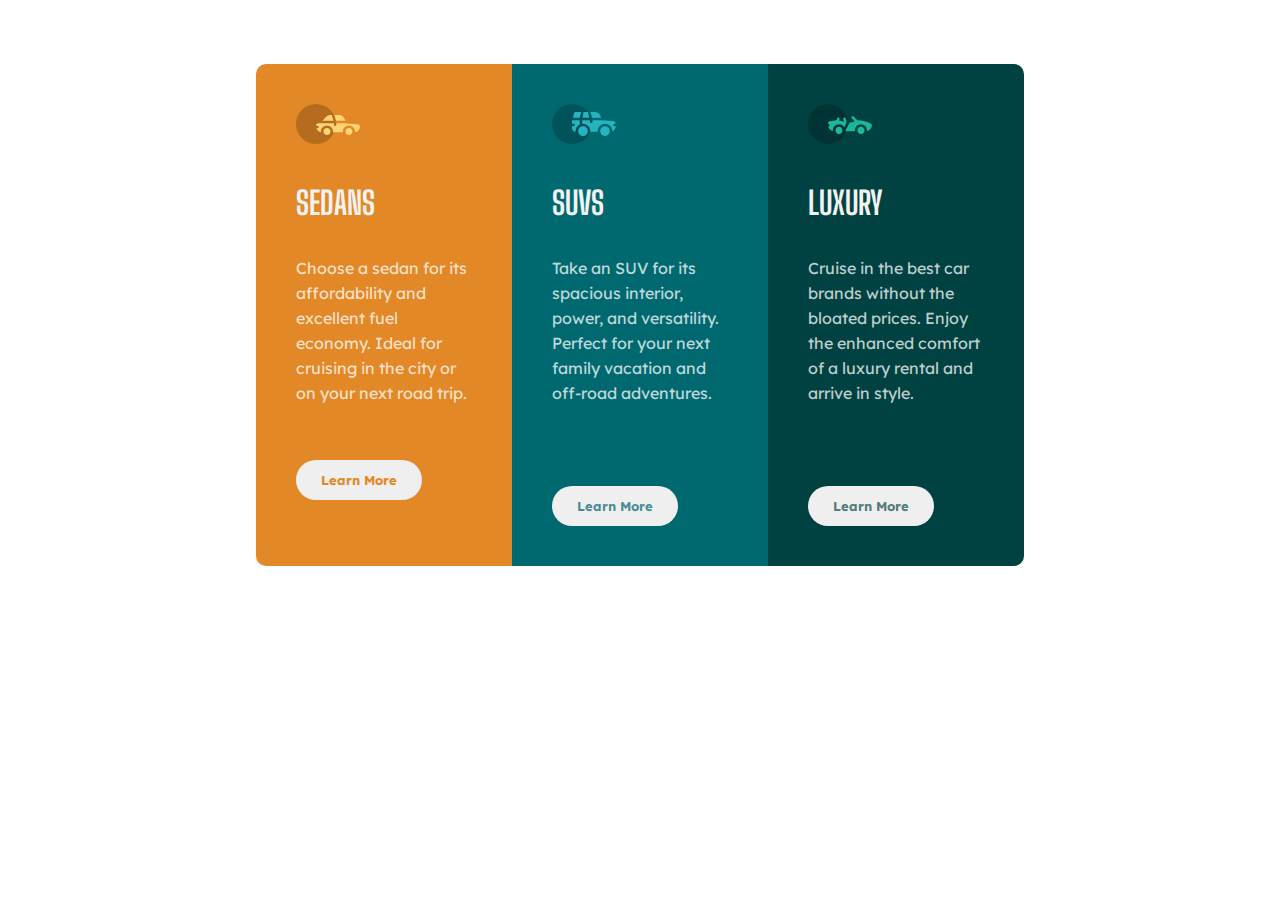
<file: 3-column-preview-card-component/index.html>
<!DOCTYPE html>
<html lang="en">
<head>
    <meta charset="UTF-8">
    <meta name="viewport" content="width=device-width, initial-scale=1.0">
    <title>Cards Task</title>
    <link rel="stylesheet" href="styles.css">
</head>

<body>
    <div id="cards">

        <div class="card1">
            <div>
                <svg width="64" height="40" xmlns="http://www.w3.org/2000/svg"><g fill="none" fill-rule="evenodd"><circle fill="#000" opacity=".201" cx="20" cy="20" r="20"/><path d="M52.936 24.11c1.942 0 3.517 1.542 3.517 3.445 0 1.903-1.575 3.445-3.517 3.445s-3.516-1.542-3.516-3.445c0-1.903 1.574-3.445 3.516-3.445zm-21.957 0c1.942 0 3.517 1.542 3.517 3.445 0 1.903-1.575 3.445-3.517 3.445s-3.516-1.542-3.516-3.445c0-1.903 1.574-3.445 3.516-3.445zm6.948-4.848v1.429c0 .716.61 1.293 1.348 1.259a1.295 1.295 0 001.225-1.295v-1.393h8.256l13.483 1.313c.956.093 1.676.881 1.676 1.814 0 2.89-2.126 5.303-4.926 5.819.397-3.557-2.458-6.62-6.053-6.62-3.646 0-6.504 3.14-6.039 6.723h-9.879c.466-3.588-2.397-6.722-6.039-6.722-3.595 0-6.45 3.062-6.052 6.62-2.14-.398-3.916-1.912-4.61-3.931h1.142c.731 0 1.32-.598 1.285-1.322-.033-.678-.629-1.2-1.322-1.2H20v-.251c0-1.274 1.066-2.243 2.306-2.243h15.62zM42.59 11c2.645 0 4.99 1.556 5.972 3.963l.726 1.779H40.17L38.413 11h4.178zm-6.865 0l1.758 5.741H26.505l3.357-3.654A6.502 6.502 0 0134.644 11h1.082z" fill="#FFD473" fill-rule="nonzero"/></g></svg>
            </div>

            <h1> SEDANS</h1>
            <P>Choose a sedan for its affordability and excellent fuel economy. Ideal for cruising in the city or on your next road trip. </P>
            <button id="btn1">Learn More</button>
        </div>



        <div class="card2">
            <div>
                <svg width="64" height="40" xmlns="http://www.w3.org/2000/svg"><g fill="none" fill-rule="evenodd"><circle fill="#000" opacity=".201" cx="20" cy="20" r="20"/><path d="M31.002 22.358c2.917 0 5.18 2.593 4.762 5.506a4.828 4.828 0 01-2.962 3.778 4.797 4.797 0 01-5.3-1.165c-1.188-1.26-1.235-2.613-1.263-2.613-.42-2.924 1.857-5.506 4.763-5.506zm22 0c3.457 0 5.798 3.567 4.41 6.744A4.816 4.816 0 0152.3 31.94a4.826 4.826 0 01-4.06-4.077c-.42-2.915 1.846-5.506 4.762-5.506zm-15.04-6.083v1.462a1.29 1.29 0 001.352 1.29c.693-.033 1.227-.631 1.227-1.326v-1.426h8.3l13.056.716a1.29 1.29 0 011.164.917c.27.895.446 1.477.563 1.87h-1.047c-.694 0-1.291.534-1.324 1.228a1.29 1.29 0 001.288 1.352h1.445c-.164 2.225-1.57 4.193-3.6 5.05.13-4.212-3.255-7.63-7.384-7.63-4.317 0-7.762 3.718-7.358 8.086h-7.285c.43-4.655-3.503-8.531-8.131-8.046v-3.543h7.734zm-10.312 0v4.308a7.4 7.4 0 00-4.006 7.274 3.874 3.874 0 01-3.642-3.864v-1.635h1.46a1.29 1.29 0 000-2.58h-1.461v-3.213l.003-.29h7.646zm14.986-8.196c2.65 0 5 1.592 5.984 4.055l.63 1.579a5.525 5.525 0 01-.065-.004l-.026-.002-.034-.002-.022-.002a4.178 4.178 0 00-.224-.006l-.098-.001h-.039l-.136-.001h-.052l-.326-.001H40.211L38.528 8.08zm-13.632 0l-1.122 5.616h-7.144l1.47-4.71a1.29 1.29 0 011.231-.906h5.565zm6.832 0l1.683 5.615h-7.007l1.121-5.615h4.203z" fill="#26B5C0" fill-rule="nonzero"/></g></svg>
            </div>

            <h1>SUVS</h1>
            <p>Take an SUV for its spacious interior, power, and versatility. Perfect for your next family vacation and off-road adventures. </p>
            <button id="btn2">Learn More</button>
        </div>


        <div class="card3">
            <div> 
                <svg width="64" height="40" xmlns="http://www.w3.org/2000/svg"><g fill="none" fill-rule="evenodd"><circle fill="#000" opacity=".201" cx="20" cy="20" r="20"/><path d="M30.98 22.835c1.941 0 3.516 1.604 3.516 3.583 0 1.978-1.575 3.582-3.517 3.582s-3.516-1.604-3.516-3.582c0-1.979 1.574-3.583 3.516-3.583zm21.956 0c1.942 0 3.517 1.604 3.517 3.583 0 1.978-1.575 3.582-3.517 3.582s-3.516-1.604-3.516-3.582c0-1.979 1.574-3.583 3.516-3.583zm-9.143-10.45a1.27 1.27 0 011.819 0l3.715 3.784c4.444-.115 9.7 1.142 13.964 3.753.387.237.624.664.624 1.124 0 3.006-2.126 5.514-4.926 6.05.397-3.698-2.458-6.882-6.053-6.882-3.646 0-6.504 3.264-6.039 6.99h-9.669c.76-1.544.993-2.026 1.337-2.711l.082-.162c.421-.835 1.056-2.07 2.883-5.65 1.68-.023 3.47-.408 5.247-1.403l-2.984-3.04a1.328 1.328 0 010-1.854zm-7.68 1.064c.683-.2 1.395.202 1.592.898l.749 2.652a3.46 3.46 0 01-.247 2.51l-1.733 3.395-.216.424c-1.07-1.89-3.06-3.114-5.279-3.114-3.595 0-6.45 3.184-6.052 6.885-1.832-.347-3.414-1.537-4.278-3.276a1.331 1.331 0 01.117-1.376l.955-1.303-1.325-1.295c-.751-.735-.376-2.024.64-2.231l6.614-1.346.13-.026c.092-.019.145-.03.157-.031.314-.146 1.07-.591 1.07-1.506 0-.734.592-1.327 1.316-1.31.712.016 1.268.662 1.256 1.388a4.11 4.11 0 01-.348 1.611 22.69 22.69 0 014.7 1.146l-.7-2.473a1.314 1.314 0 01.882-1.622z" fill="#19B89D" fill-rule="nonzero"/></g></svg>
            </div>  

            <h1>LUXURY</h1>
            <p>Cruise in the best car brands without the bloated prices. Enjoy the enhanced comfort of a luxury rental and arrive in style.</p>
            <button id="btn3">Learn More</button>
        </div>

    </div>

</body>
</html>
</file>
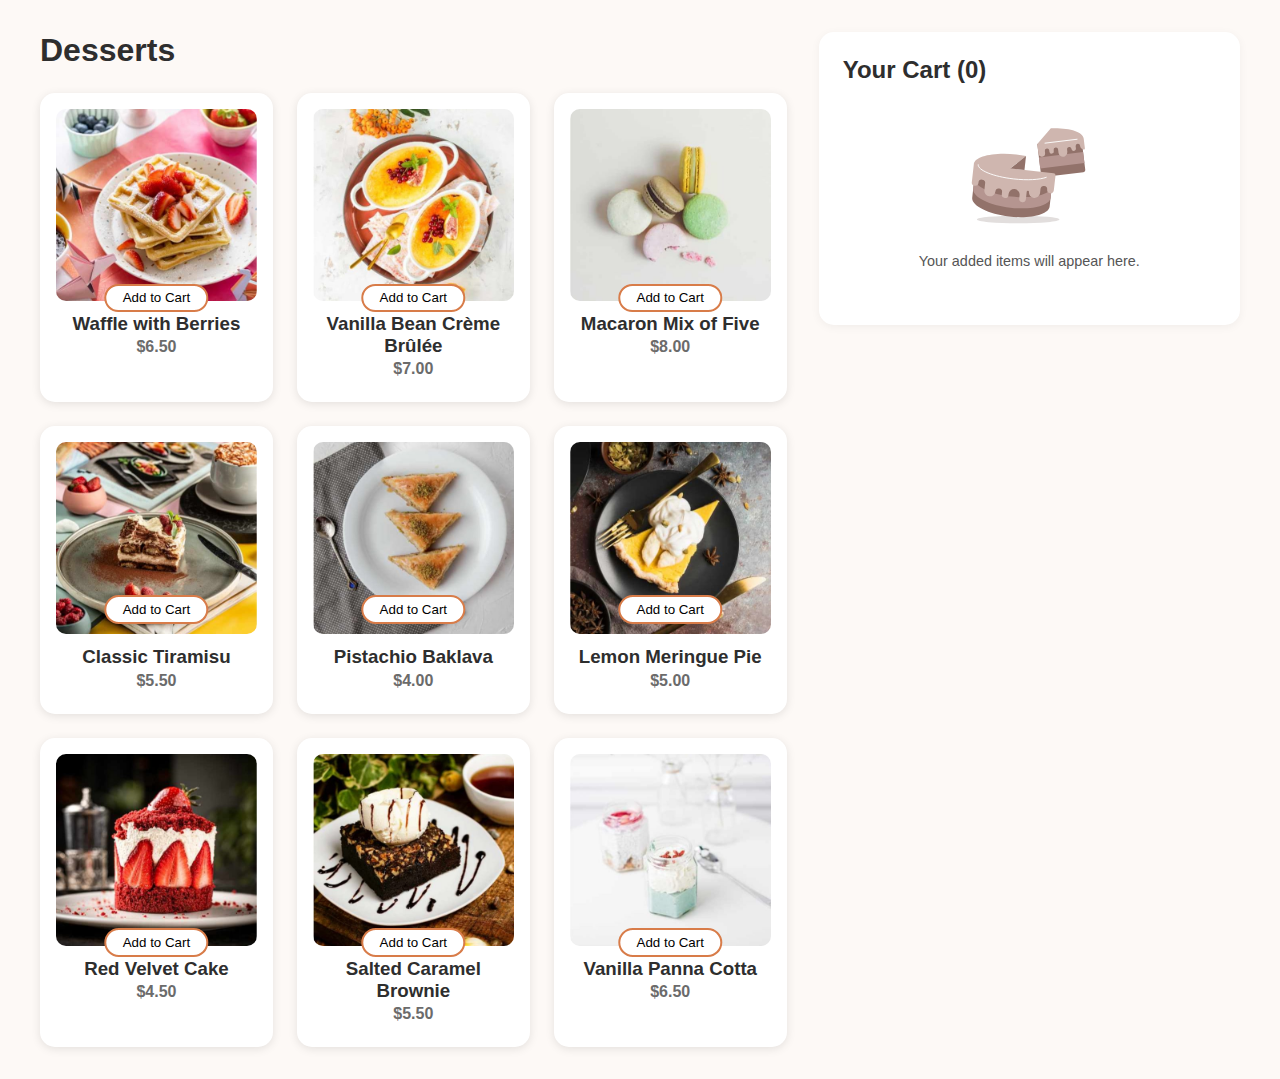
<file: Product-list-with-cart/index.html>
<!DOCTYPE html>
<html lang="en">
  <head>
    <meta charset="UTF-8" />
    <meta name="viewport" content="width=device-width, initial-scale=1.0" />
    <title>Dessert Shop</title>
    <link rel="stylesheet" href="styles.css" />
  </head>

  <body>
    <main class="container">
      <section class="menu">
        <h1>Desserts</h1>
        <div class="dessert-grid" id="dessertList">
        </div>
      </section>

      <aside class="cart">
        <h2>Your Cart (<span id="cartCount">0</span>)</h2>
        <div id="cartItems" class="cart-items"></div>
        <div class="cart-summary">
          <p>Order Total: <span id="orderTotal">$0.00</span></p>
          <p class="carbon">This is a <strong>carbon-neutral</strong> delivery</p>
          <button id="confirmOrderBtn" class="confirm-btn">Confirm Order</button>
        </div>
      </aside>
    </main>

    <!-- Popup Modal -->
    <div class="modal" id="orderModal">
      <div class="modal-content">
        <h2>Order Summary</h2>
        <div id="modalItems"></div>
        <p class="modal-total">Total: <span id="modalTotal">$0.00</span></p>
        <button id="newOrderBtn" class="new-order-btn">Start New Order</button>
      </div>
    </div>

    <script src="script.js"></script>
  </body>
</html>
</file>
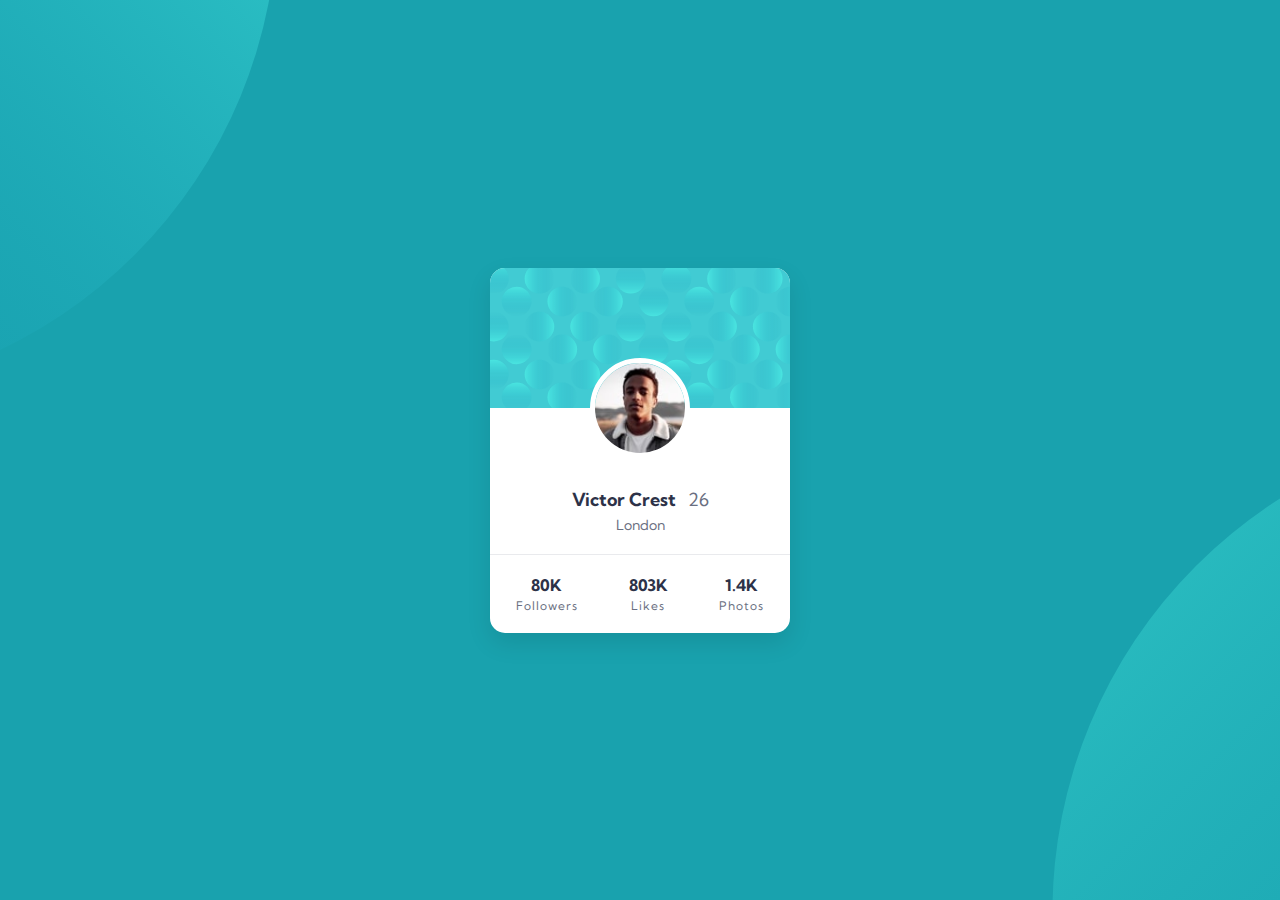
<file: Profile-Card/index.html>
<!DOCTYPE html>
<html lang="en">
<head>
  <meta charset="UTF-8">
  <meta name="viewport" content="width=device-width, initial-scale=1.0">
  <title>Profile Card</title>
  <link href="https://fonts.googleapis.com/css2?family=Kumbh+Sans:wght@400;700&display=swap" rel="stylesheet">
  <link rel="stylesheet" href="style.css">
</head>

<body>
  <main class="card-container">
    <section class="profile-card">
      <div class="profile-header">
        <img src="assests/image-victor.jpg" alt="Victor Crest" class="profile-img">
      </div>
      <div class="profile-body">
        <h1>Victor Crest <span>26</span></h1>
        <p class="location">London</p>
      </div>
      <div class="profile-footer">
        <div>
          <h2>80K</h2>
          <p>Followers</p>
        </div>
        <div>
          <h2>803K</h2>
          <p>Likes</p>
        </div>
        <div>
          <h2>1.4K</h2>
          <p>Photos</p>
        </div>
      </div>
    </section>
  </main>
</body>
</html>
</file>
<file: 3-column-preview-card-component/styles.css>
@import url('https://fonts.googleapis.com/css2?family=Lexend+Deca:wght@400&display=swap');
@import url('https://fonts.googleapis.com/css2?family=Big+Shoulders+Display:wght@700&family=Lexend+Deca:wght@700&display=swap');


*{
    margin: 0;
    padding: 0;
    box-shadow: 20px;
    font-family: 'Lexend Deca', sans-serif;
}

h1, button, body{
    color: hsl(0, 0%, 95%);
}

#cards{
    display: flex;
    color: hsla(0, 0%, 100%, 0.75);
    padding: 5% 20% 5% 20%; 
    
}

h1{
    padding: 40px 0;
    font-family: 'Big Shoulders Display', cursive;
}

.card1, .card2, .card3{
    padding: 40px;
    line-height: 25px;  
}

.card1{
    background: hsl(31, 77%, 52%);
    width: 14vw;
    border-top-left-radius: 10px;
    border-bottom-left-radius: 10px;
}

.card2{
    background: hsl(184, 100%, 22%);
    width: 14vw;
}

.card3{
    background: hsl(179, 100%, 13%);
    width: 14vw;
    border-top-right-radius: 10px;
    border-bottom-right-radius: 10px;
}

button{
    padding: 12px 25px;
    border-radius: 20px;
    border: none;
    font-size: 13px;
    font-weight: bold;
    margin-top: 80px;
    
}

#btn1{
    color: hsl(31, 77%, 52%);
    margin-top: 54px;
}

#btn2{
    color: hsla(184, 100%, 22%, 0.718);
}

#btn3{
    color: hsla(179, 100%, 13%, 0.678);
}


#btn1:hover{
    background: hsl(31, 77%, 52%);
    color: #fff;
}

#btn2:hover{
    background: hsla(184, 100%, 22%, 0.718);
    color: #fff;
}

#btn3:hover{
    background: hsla(179, 100%, 13%, 0.678);
    color: #fff;
}

@media only screen and ( max-width: 1100px){
    #cards{
        flex-wrap: wrap;  
    }  

    .card1, .card2, .card3{
        padding: 25px;
        line-height: 25px;  
    }
    
    .card1{
        background: hsl(31, 77%, 52%);
        width: 50%;
        margin-left: -100px;
        border-top-left-radius: 10px;
        border-bottom-left-radius: 10px;
    }
    
    .card2{
        background: hsl(184, 100%, 22%);
        width: 50%;
        border-bottom-right-radius: 10px;
        border-top-right-radius: 10px;
    }
    
    .card3{
        background: hsl(179, 100%, 13%);
        width: 50%;
        border-top-left-radius: 0px;
        border-top-right-radius: 0px;
        border-bottom-right-radius: 10px;
        border-bottom-left-radius: 10px;
        margin-left: 40px;
    }
}
    


@media only screen and (max-width: 600px){
    #cards{
        display: block;
        padding: 50px;
        width: 50vw;
    }

    .card1{
        width: 100%;
        border-top-left-radius: 10px;
        border-top-right-radius: 10px;
        border-bottom-left-radius: 0;
        margin-left: 50px;
    }
    
    .card2{
        background: hsl(184, 100%, 22%);
        width: 100%;
        border-top-right-radius: 0px;
        border-bottom-right-radius: 0px;
        margin-left: 50px;
    }
    
    .card3{
        background: hsl(179, 100%, 13%);
        width: 100%;
        border-top-right-radius: 0px;
        border-bottom-right-radius: 10px;
        border-bottom-left-radius: 10px;
        margin-left: 50px;
    }

    button{
        padding: 12px 30px;
        border-radius: 20px;
        border: none;
        font-size: 13px;
        font-weight: bold;
        margin: 20px 0;
    }
}

/* #cards {
  display: flex;
  align-items: stretch;
  flex-wrap: wrap;
  padding: 5% 20%;
}

.card1, .card2, .card3 {
  flex: 1;
  display: flex;
  flex-direction: column;
  justify-content: space-between;
  min-height: 400px;
  padding: 40px;
  color: white;
  box-sizing: border-box;
}

button {
  margin-top: auto;
  align-self: flex-start;
  padding: 12px 25px;
  border-radius: 20px;
  border: none;
  font-size: 13px;
  font-weight: bold;
  cursor: pointer;
} */
</file>
<file: Product-list-with-cart/styles.css>
* {
  box-sizing: border-box;
  margin: 0;
  padding: 0;
  font-family: "Poppins", sans-serif;
}

body {
  background: #fdf9f6;
  color: #2e2e2e;
}

.container {
  display: flex;
  gap: 2rem;
  max-width: 1200px;
  margin: 2rem auto;
}

.menu {
  flex: 2;
}

.menu h1 {
  margin-bottom: 1.5rem;
}

.dessert-grid {
  display: grid;
  grid-template-columns: repeat(auto-fit, minmax(220px, 1fr));
  gap: 1.5rem;
}

.card {
  background: #fff;
  border-radius: 15px;
  box-shadow: 0 2px 10px rgba(0, 0, 0, 0.1);
  padding: 1rem;
  text-align: center;
  position: relative;
  overflow: hidden;
  padding-bottom: 1rem;
}

.card img {
  width: 100%;
  border-radius: 10px;
}

.card h3 {
  margin: 0.5rem 0 0.2rem;
}

.card p {
  color: #6b6b6b;
  margin-bottom: 0.5rem;
}

.card .price {
  font-weight: bold;
}

.add-btn {
  background: #fff;
  border: 2px solid #d87c49;
  border-radius: 25px;
  padding: 0.4rem 4rem;
  cursor: pointer;
  transition: all 0.3s;
  
}

.add-btn:hover {
  background: #d87c49;
  color: #fff;
}

/* cart */
.cart {
  flex: 1;
  background: #fff;
  border-radius: 15px;
  padding: 1.5rem;
  box-shadow: 0 2px 10px rgba(0, 0, 0, 0.05);
  height: fit-content;
}

.cart-items {
  margin: 1rem 0;
}

.cart-item {
  display: flex;
  justify-content: space-between;
  align-items: center;
  margin-bottom: 0.8rem;
}

.cart-item span {
  font-size: 0.9rem;
}

.cart-summary {
  border-top: 1px solid #ddd;
  padding-top: 1rem;
}

.confirm-btn {
  width: 100%;
  background: #7b3e19;
  color: #fff;
  padding: 0.7rem;
  border: none;
  border-radius: 30px;
  cursor: pointer;
  margin-top: 1rem;
}

.confirm-btn:hover {
  background: #9d5322;
}

.carbon {
  font-size: 0.85rem;
  margin-top: 0.3rem;
}

/* modal */
.modal {
  display: none;
  position: fixed;
  inset: 0;
  background: rgba(0, 0, 0, 0.6);
  justify-content: center;
  align-items: center;
  z-index: 1000;
}

.modal-content {
  background: #fff;
  border-radius: 15px;
  padding: 2rem;
  width: 400px;
  text-align: center;
  box-shadow: 0 4px 25px rgba(0, 0, 0, 0.2);
  animation: slideUp 0.3s ease;
}

.success-icon {
  width: 60px;
  margin-bottom: 1rem;
}

.modal-content h2 {
  margin-bottom: 0.3rem;
  color: #2e2e2e;
}

.subtext {
  color: #777;
  margin-bottom: 1.5rem;
}

.new-order-btn {
  margin-top: 1.5rem;
  background: #d87c49;
  color: #fff;
  border: none;
  padding: 0.7rem 1rem;
  border-radius: 25px;
  cursor: pointer;
}

.new-order-btn:hover {
  background: #b26335;
}


.add-btn,
.qty-controls {
  position: absolute;
  left: 50%;
  bottom: 90px;
  transform: translateX(-50%);
  display: flex;
  align-items: center;
  justify-content: center;
  gap: 0.5rem;
  background: #fff;
  border: 2px solid #d87c49;
  border-radius: 25px;
  padding: 0.3rem 1rem;
  transition: all 0.3s ease;
}

.add-btn:hover {
  background: #d87c49;
  color: #fff;
}

.qty-controls button {
  border: none;
  background: none;
  cursor: pointer;
  font-size: 1.1rem;
  font-weight: bold;
  color: #d87c49;
}

.qty-controls span {
  font-weight: bold;
}

.cart-item {
  display: flex;
  justify-content: space-between;
  align-items: flex-start;
  margin-bottom: 1rem;
}

.cart-left {
  display: flex;
  flex-direction: column;
}

.cart-left .item-name {
  font-weight: 600;
  font-size: 0.95rem;
}

.cart-left .item-details {
  font-size: 0.85rem;
  color: #666;
}

.remove-btn {
  background: none;
  border: none;
  font-size: 1.2rem;
  color: #999;
  cursor: pointer;
  margin-left: 10px;
  transition: color 0.2s ease;
}

.remove-btn:hover {
  color: #d87c49;
}

/* empty cart */

.empty-cart {
  text-align: center;
  color: #777;
  padding: 1rem 0;
}

.empty-cart img {
  width: 120px;
  margin-bottom: 0.8rem;
  opacity: 0.9;
}

.empty-cart p {
  font-size: 0.9rem;
  color: #555;
}


@keyframes slideUp {
  from {
    transform: translateY(50px);
    opacity: 0;
  }
  to {
    transform: translateY(0);
    opacity: 1;
  }
}

/* order summary */
.order-summary {
  background: #f9f4ef;
  border-radius: 10px;
  padding: 1rem;
  text-align: left;
  margin-bottom: 1rem;
  max-height: 250px;
  overflow-y: auto;
}

.modal-item {
  display: flex;
  align-items: center;
  justify-content: space-between;
  margin-bottom: 0.8rem;
}

.modal-item img {
  width: 45px;
  height: 45px;
  border-radius: 8px;
  object-fit: cover;
  margin-right: 10px;
}

.modal-item-details {
  flex: 1;
}

.modal-item-details h4 {
  font-size: 0.9rem;
  margin-bottom: 0.2rem;
  color: #333;
}

.modal-item-details p {
  font-size: 0.8rem;
  color: #666;
}

.modal-item span {
  font-weight: 600;
  color: #2e2e2e;
}

/* modal total */
.modal-total {
  display: flex;
  justify-content: space-between;
  font-weight: 600;
  padding-top: 0.8rem;
  border-top: 1px solid #ddd;
  margin-top: 0.5rem;
}

.modal-total p {
  color: #555;
}

.modal-total span {
  color: #000;
}

/* start new order btn */
.new-order-btn {
  width: 100%;
  margin-top: 1.5rem;
  background: #d87c49;
  color: #fff;
  border: none;
  padding: 0.8rem;
  border-radius: 25px;
  cursor: pointer;
  font-weight: 500;
}

.new-order-btn:hover {
  background: #b26335;
}

/* Responsive */
@media (max-width: 768px) {
  .container {
    flex-direction: column;
  }

  .cart {
    width: 100%;
  }
}
</file>
<file: Profile-Card/style.css>
* {
  margin: 0;
  padding: 0;
  box-sizing: border-box;
}

body {
  font-family: "Kumbh Sans", sans-serif;
  display: flex;
  justify-content: center;
  align-items: center;
  min-height: 100vh;
  background-color: hsl(185, 75%, 39%);
  background-image: url('assests/bg-pattern-top.svg'), url('assests/bg-pattern-bottom.svg');
  background-repeat: no-repeat, no-repeat;
  background-position: top -700px left -250px, bottom -750px right -250px;
}

.card-container {
  display: flex;
  justify-content: center;
  align-items: center;
  width: 100%;
}

.profile-card {
  background-color: white;
  border-radius: 15px;
  width: 350px;
  max-width: 90%;
  text-align: center;
  box-shadow: 0 10px 25px rgba(0, 0, 0, 0.1);
  overflow: hidden;
}

.profile-header {
  background-image: url('assests/bg-pattern-card.svg');
  height: 140px;
  position: relative;
}

.profile-img {
  width: 100px;
  height: 100px;
  border-radius: 50%;
  border: 5px solid white;
  position: absolute;
  left: 50%;
  bottom: -50px;
  transform: translateX(-50%);
}

.profile-body {
  margin-top: 60px;
  padding: 20px;
}

.profile-body h1 {
  font-size: 18px;
  color: hsl(229, 23%, 23%);
  font-weight: 700;
}

.profile-body h1 span {
  color: hsl(227, 10%, 46%);
  font-weight: 400;
  margin-left: 8px;
}

.profile-body .location {
  color: hsl(227, 10%, 46%);
  font-size: 14px;
  margin-top: 5px;
}

.profile-footer {
  display: flex;
  justify-content: space-around;
  border-top: 1px solid hsl(225, 10%, 92%);
  padding: 20px 0;
}

.profile-footer h2 {
  font-size: 18px;
  color: hsl(229, 23%, 23%);
  font-weight: 700;
}

.profile-footer p {
  font-size: 12px;
  color: hsl(227, 10%, 46%);
  letter-spacing: 1px;
  margin-top: 3px;
}

/* Media query for mobile */
@media (min-width: 400px) {

  body {
  background-position: top -580px left -700px, bottom -500px right -750px;
}

  .profile-card {
    width: 300px;
  }

  .profile-footer h2 {
    font-size: 16px;
  }
}
</file>
